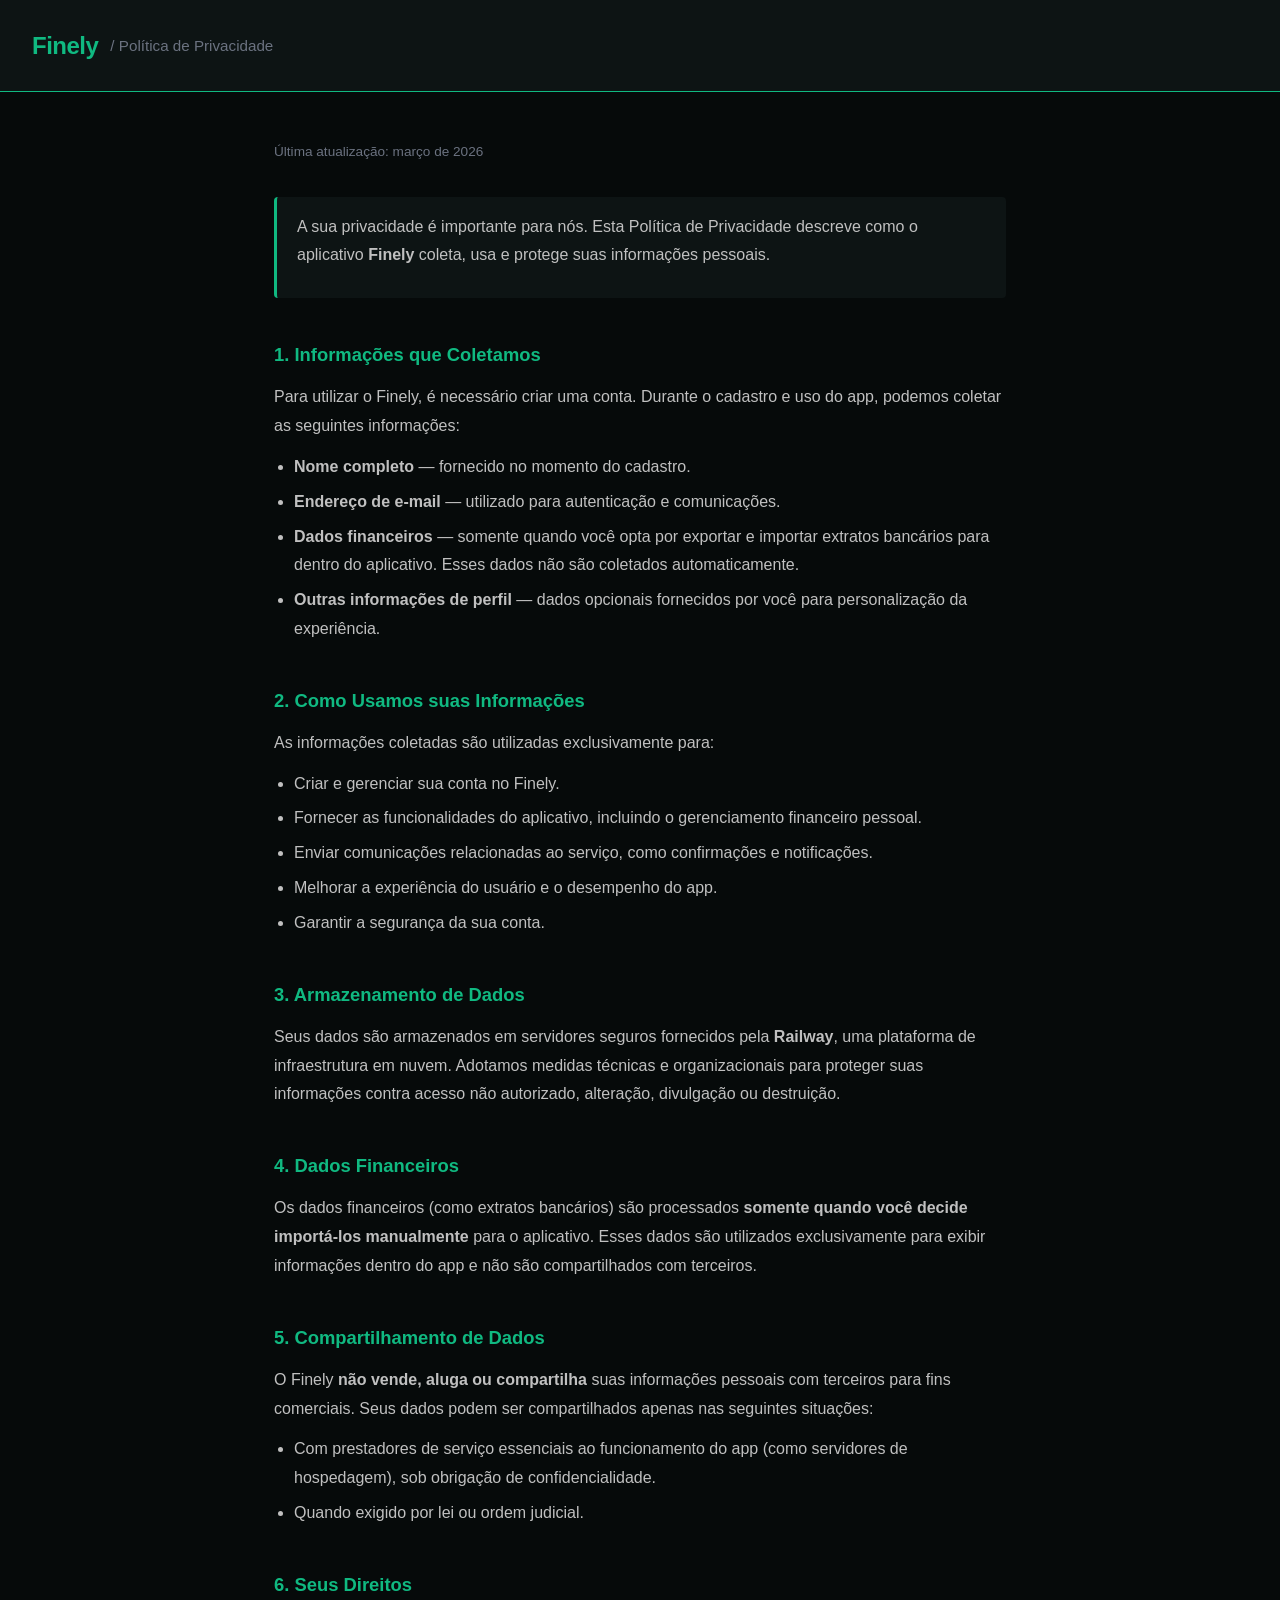
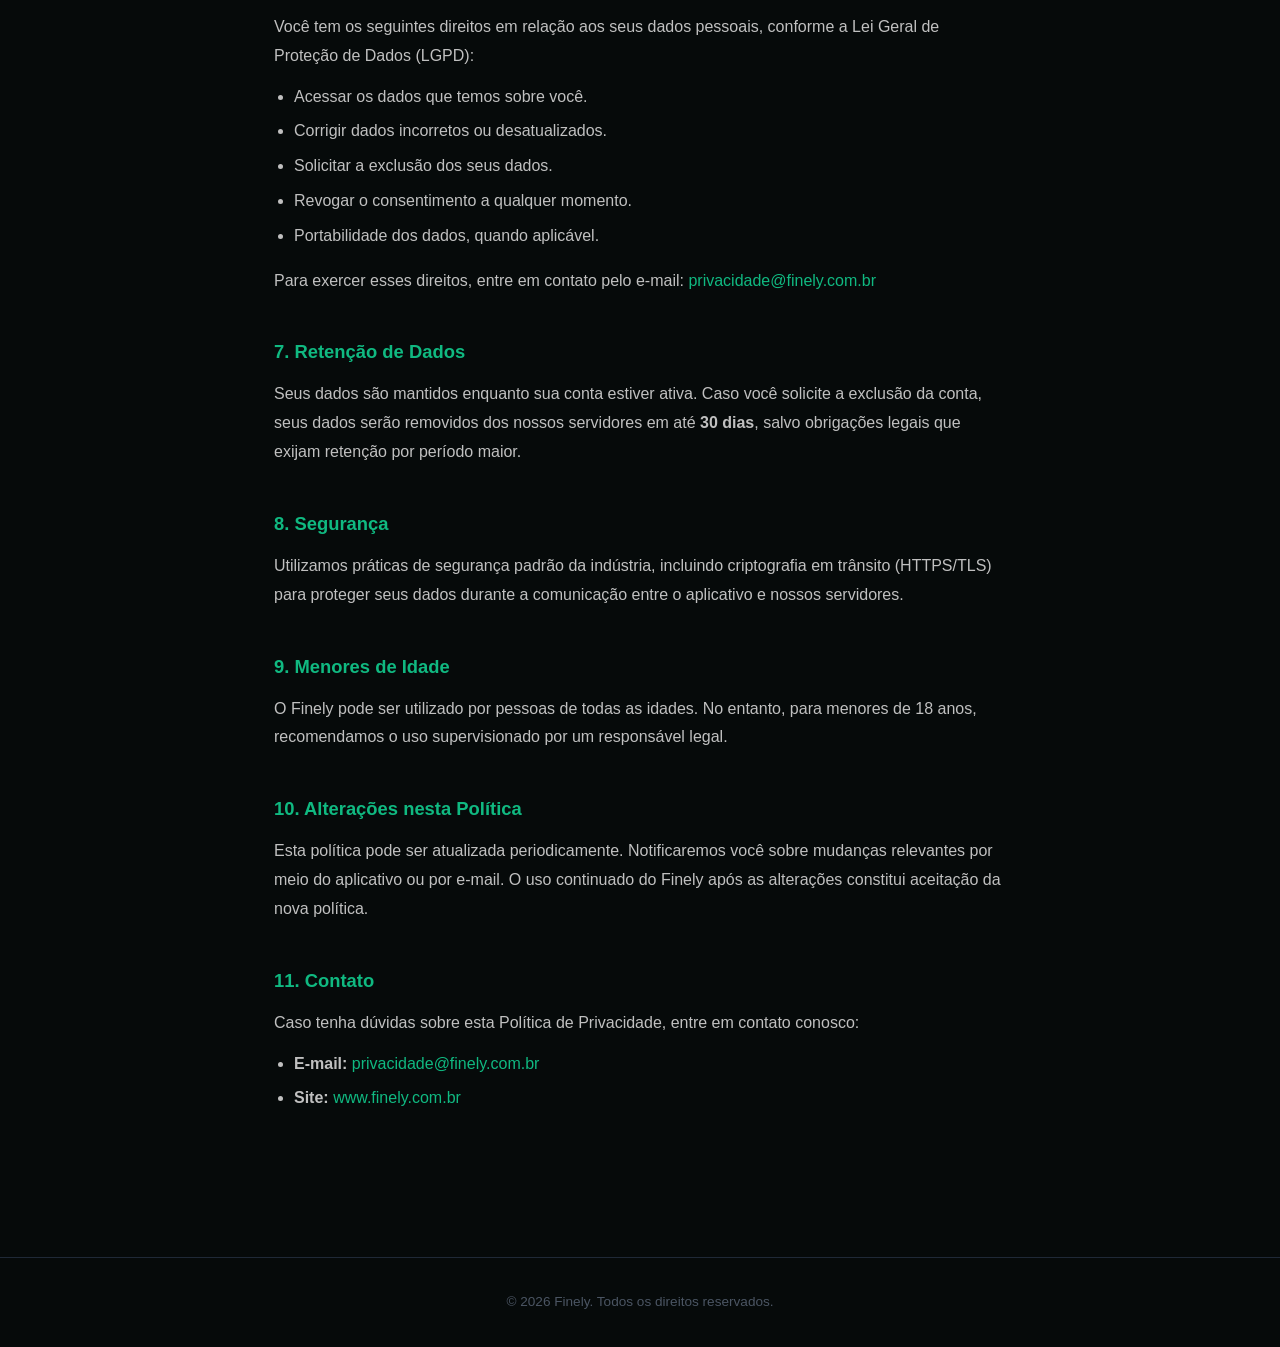
<file: Documents/intensivo-dev/finely-site/public/politica-de-privacidade-finely.html>
<!DOCTYPE html>
<html lang="pt-BR">
<head>
  <meta charset="UTF-8" />
  <meta name="viewport" content="width=device-width, initial-scale=1.0"/>
  <title>Política de Privacidade – Finely</title>
  <style>
    * { box-sizing: border-box; margin: 0; padding: 0; }
    body {
      font-family: -apple-system, BlinkMacSystemFont, 'Segoe UI', Roboto, sans-serif;
      background: #060a0a;
      color: #e0e0e0;
      line-height: 1.8;
    }
    header {
      background: #0d1414;
      border-bottom: 1px solid #10b981;
      padding: 24px 32px;
      display: flex;
      align-items: center;
      gap: 12px;
    }
    header h1 {
      font-size: 1.5rem;
      color: #10b981;
      font-weight: 700;
      letter-spacing: -0.5px;
    }
    header span {
      color: #6b7280;
      font-size: 0.95rem;
    }
    main {
      max-width: 780px;
      margin: 48px auto;
      padding: 0 24px 80px;
    }
    h2 {
      font-size: 1.15rem;
      color: #10b981;
      margin: 40px 0 12px;
      font-weight: 600;
    }
    p {
      color: #c0c0c0;
      margin-bottom: 12px;
    }
    ul {
      margin: 8px 0 16px 20px;
      color: #c0c0c0;
    }
    ul li { margin-bottom: 6px; }
    .updated {
      color: #6b7280;
      font-size: 0.85rem;
      margin-bottom: 32px;
    }
    .intro {
      background: #0d1414;
      border-left: 3px solid #10b981;
      padding: 16px 20px;
      border-radius: 4px;
      margin-bottom: 8px;
    }
    footer {
      text-align: center;
      color: #4b5563;
      font-size: 0.85rem;
      padding: 32px;
      border-top: 1px solid #1f2937;
    }
    a { color: #10b981; text-decoration: none; }
    a:hover { text-decoration: underline; }
  </style>
</head>
<body>

<header>
  <h1>Finely</h1>
  <span>/ Política de Privacidade</span>
</header>

<main>
  <p class="updated">Última atualização: março de 2026</p>

  <div class="intro">
    <p>A sua privacidade é importante para nós. Esta Política de Privacidade descreve como o aplicativo <strong>Finely</strong> coleta, usa e protege suas informações pessoais.</p>
  </div>

  <h2>1. Informações que Coletamos</h2>
  <p>Para utilizar o Finely, é necessário criar uma conta. Durante o cadastro e uso do app, podemos coletar as seguintes informações:</p>
  <ul>
    <li><strong>Nome completo</strong> — fornecido no momento do cadastro.</li>
    <li><strong>Endereço de e-mail</strong> — utilizado para autenticação e comunicações.</li>
    <li><strong>Dados financeiros</strong> — somente quando você opta por exportar e importar extratos bancários para dentro do aplicativo. Esses dados não são coletados automaticamente.</li>
    <li><strong>Outras informações de perfil</strong> — dados opcionais fornecidos por você para personalização da experiência.</li>
  </ul>

  <h2>2. Como Usamos suas Informações</h2>
  <p>As informações coletadas são utilizadas exclusivamente para:</p>
  <ul>
    <li>Criar e gerenciar sua conta no Finely.</li>
    <li>Fornecer as funcionalidades do aplicativo, incluindo o gerenciamento financeiro pessoal.</li>
    <li>Enviar comunicações relacionadas ao serviço, como confirmações e notificações.</li>
    <li>Melhorar a experiência do usuário e o desempenho do app.</li>
    <li>Garantir a segurança da sua conta.</li>
  </ul>

  <h2>3. Armazenamento de Dados</h2>
  <p>Seus dados são armazenados em servidores seguros fornecidos pela <strong>Railway</strong>, uma plataforma de infraestrutura em nuvem. Adotamos medidas técnicas e organizacionais para proteger suas informações contra acesso não autorizado, alteração, divulgação ou destruição.</p>

  <h2>4. Dados Financeiros</h2>
  <p>Os dados financeiros (como extratos bancários) são processados <strong>somente quando você decide importá-los manualmente</strong> para o aplicativo. Esses dados são utilizados exclusivamente para exibir informações dentro do app e não são compartilhados com terceiros.</p>

  <h2>5. Compartilhamento de Dados</h2>
  <p>O Finely <strong>não vende, aluga ou compartilha</strong> suas informações pessoais com terceiros para fins comerciais. Seus dados podem ser compartilhados apenas nas seguintes situações:</p>
  <ul>
    <li>Com prestadores de serviço essenciais ao funcionamento do app (como servidores de hospedagem), sob obrigação de confidencialidade.</li>
    <li>Quando exigido por lei ou ordem judicial.</li>
  </ul>

  <h2>6. Seus Direitos</h2>
  <p>Você tem os seguintes direitos em relação aos seus dados pessoais, conforme a Lei Geral de Proteção de Dados (LGPD):</p>
  <ul>
    <li>Acessar os dados que temos sobre você.</li>
    <li>Corrigir dados incorretos ou desatualizados.</li>
    <li>Solicitar a exclusão dos seus dados.</li>
    <li>Revogar o consentimento a qualquer momento.</li>
    <li>Portabilidade dos dados, quando aplicável.</li>
  </ul>
  <p>Para exercer esses direitos, entre em contato pelo e-mail: <a href="mailto:privacidade@finely.com.br">privacidade@finely.com.br</a></p>

  <h2>7. Retenção de Dados</h2>
  <p>Seus dados são mantidos enquanto sua conta estiver ativa. Caso você solicite a exclusão da conta, seus dados serão removidos dos nossos servidores em até <strong>30 dias</strong>, salvo obrigações legais que exijam retenção por período maior.</p>

  <h2>8. Segurança</h2>
  <p>Utilizamos práticas de segurança padrão da indústria, incluindo criptografia em trânsito (HTTPS/TLS) para proteger seus dados durante a comunicação entre o aplicativo e nossos servidores.</p>

  <h2>9. Menores de Idade</h2>
  <p>O Finely pode ser utilizado por pessoas de todas as idades. No entanto, para menores de 18 anos, recomendamos o uso supervisionado por um responsável legal.</p>

  <h2>10. Alterações nesta Política</h2>
  <p>Esta política pode ser atualizada periodicamente. Notificaremos você sobre mudanças relevantes por meio do aplicativo ou por e-mail. O uso continuado do Finely após as alterações constitui aceitação da nova política.</p>

  <h2>11. Contato</h2>
  <p>Caso tenha dúvidas sobre esta Política de Privacidade, entre em contato conosco:</p>
  <ul>
    <li><strong>E-mail:</strong> <a href="mailto:privacidade@finely.com.br">privacidade@finely.com.br</a></li>
    <li><strong>Site:</strong> <a href="https://www.finely.com.br" target="_blank">www.finely.com.br</a></li>
  </ul>
</main>

<footer>
  &copy; 2026 Finely. Todos os direitos reservados.
</footer>

</body>
</html>
</file>
